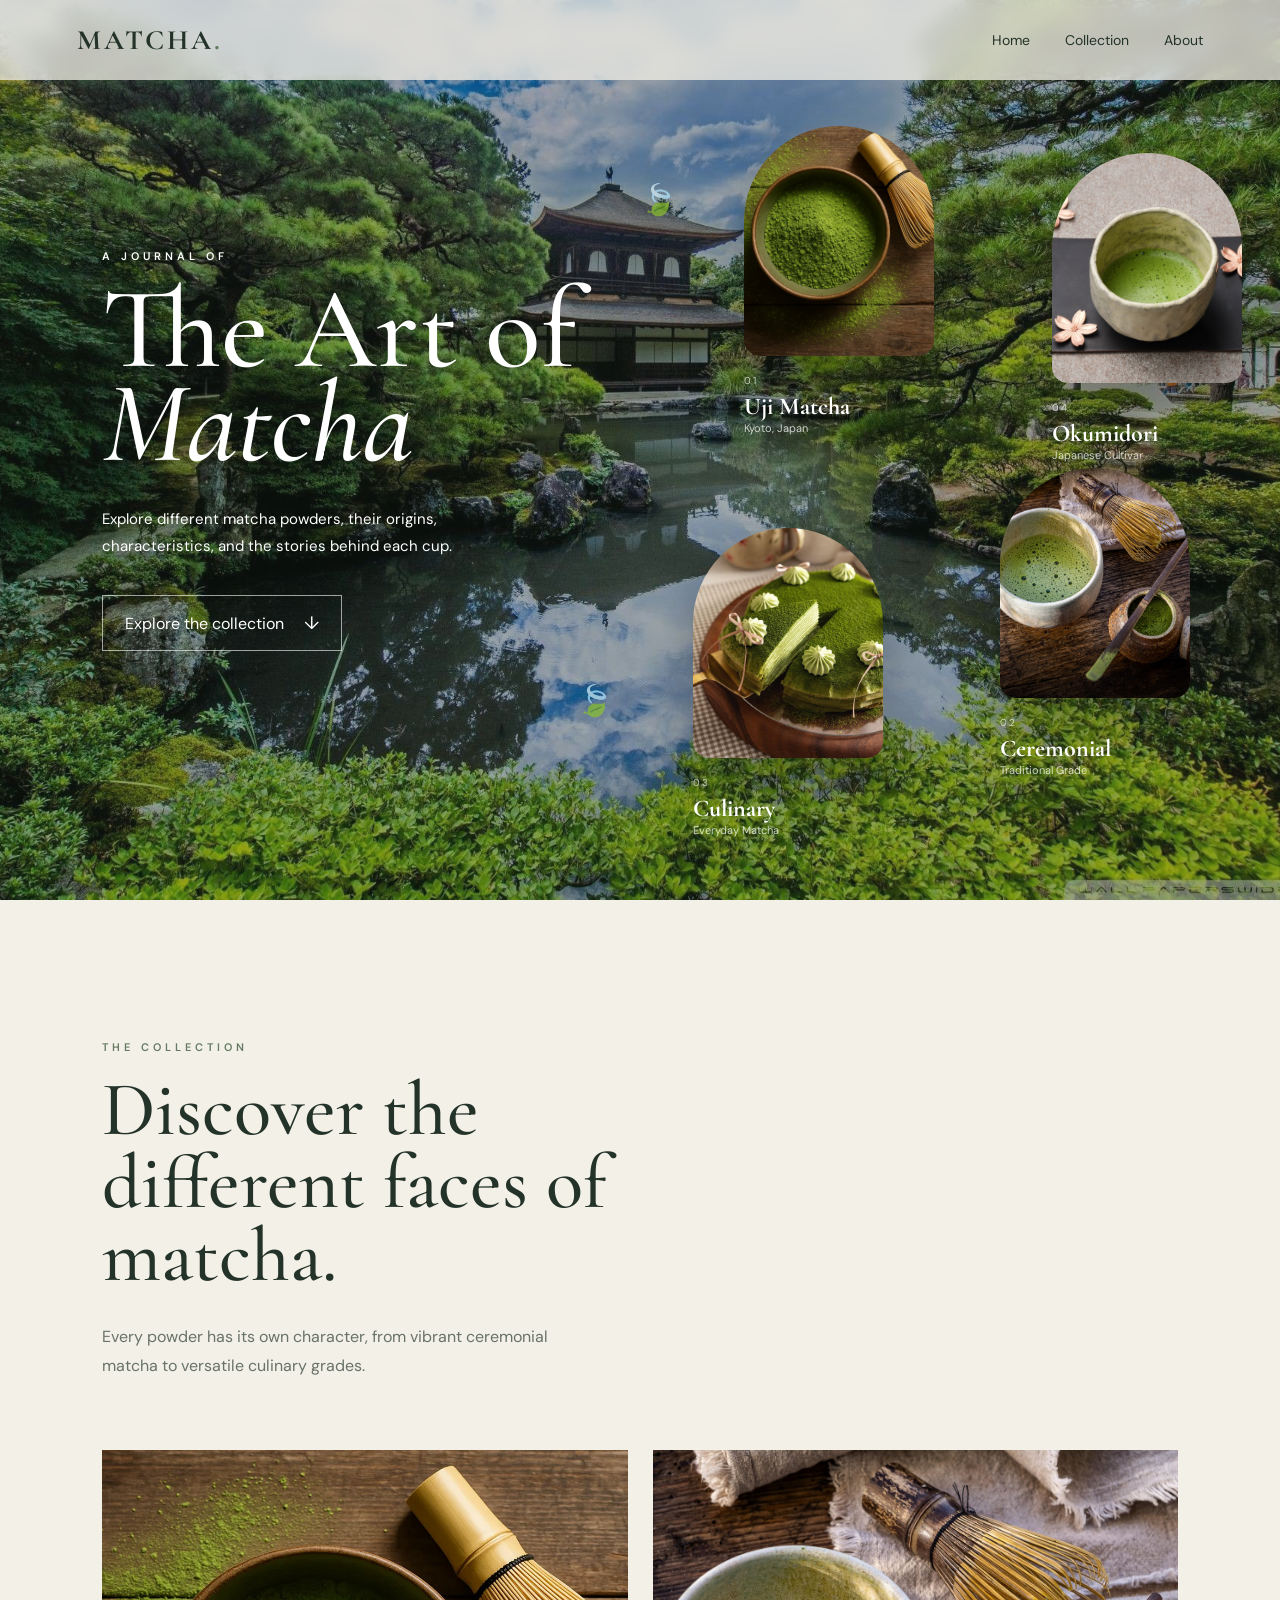
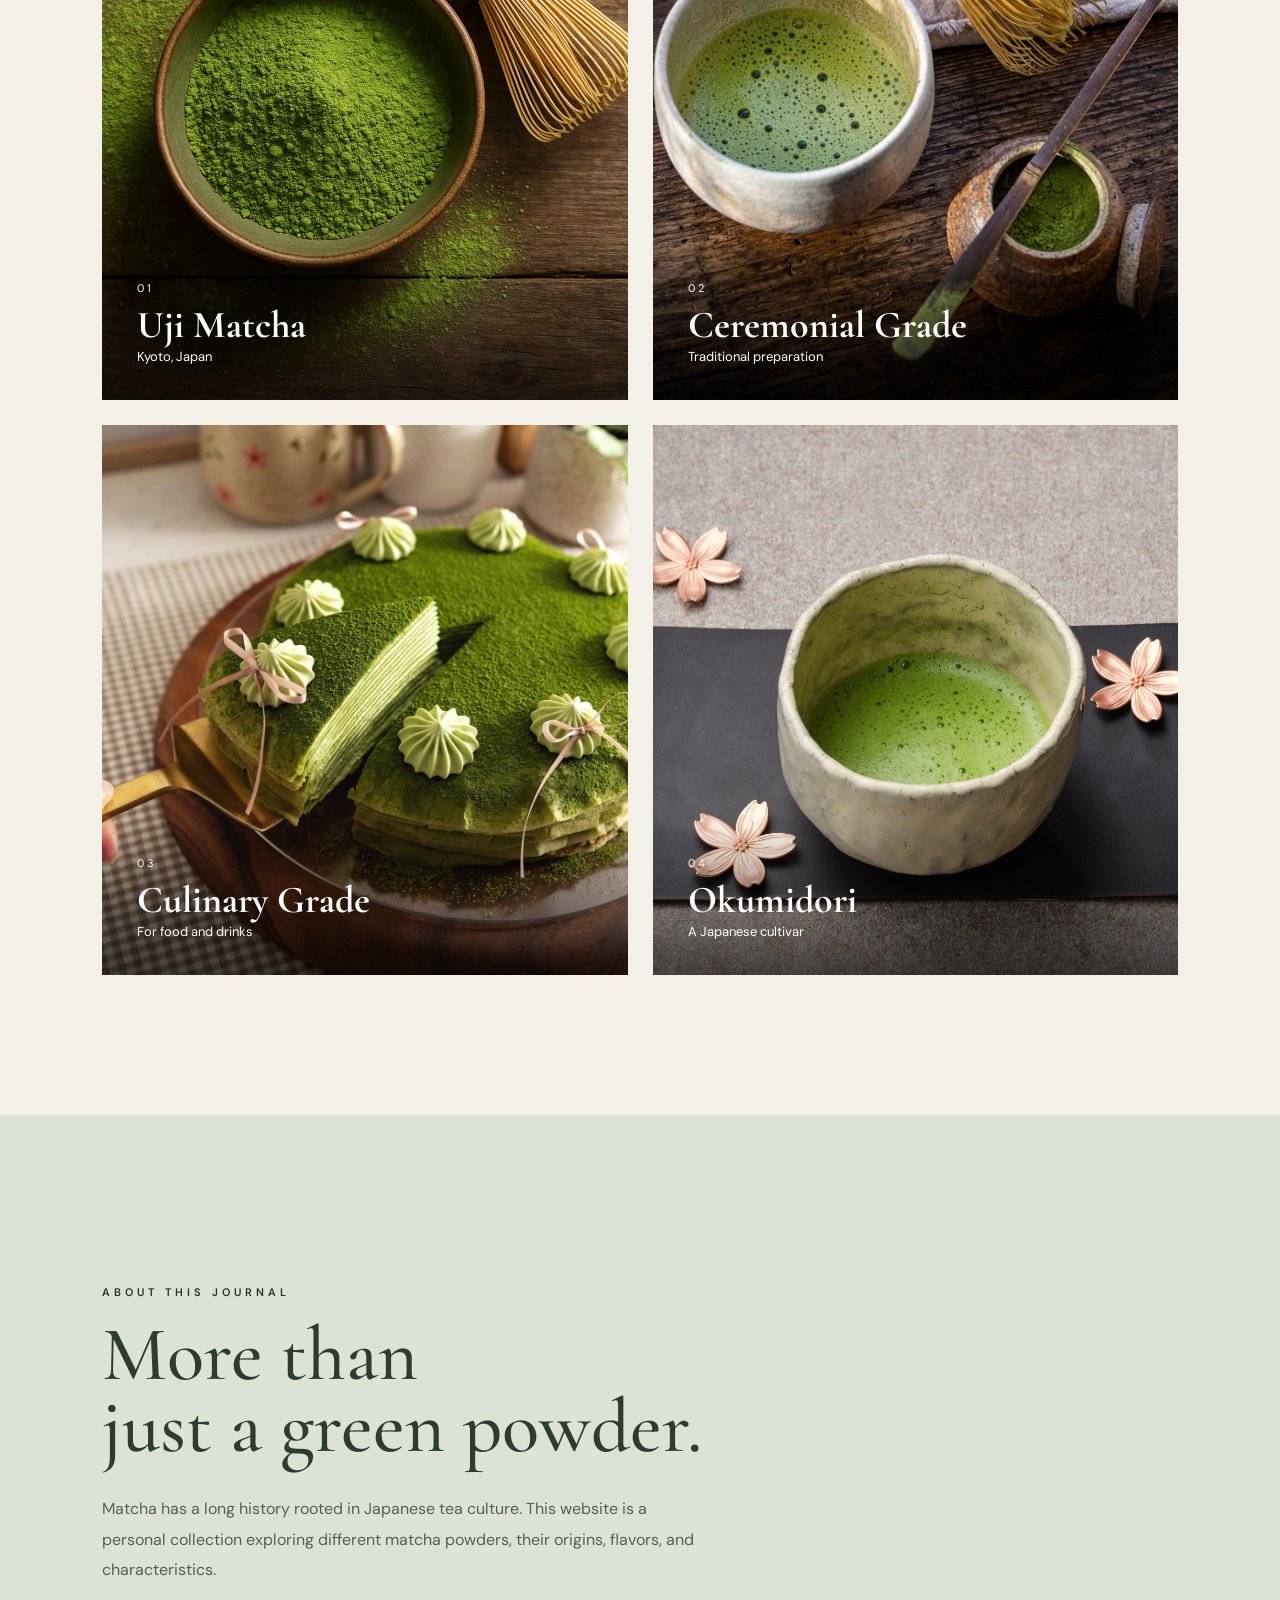
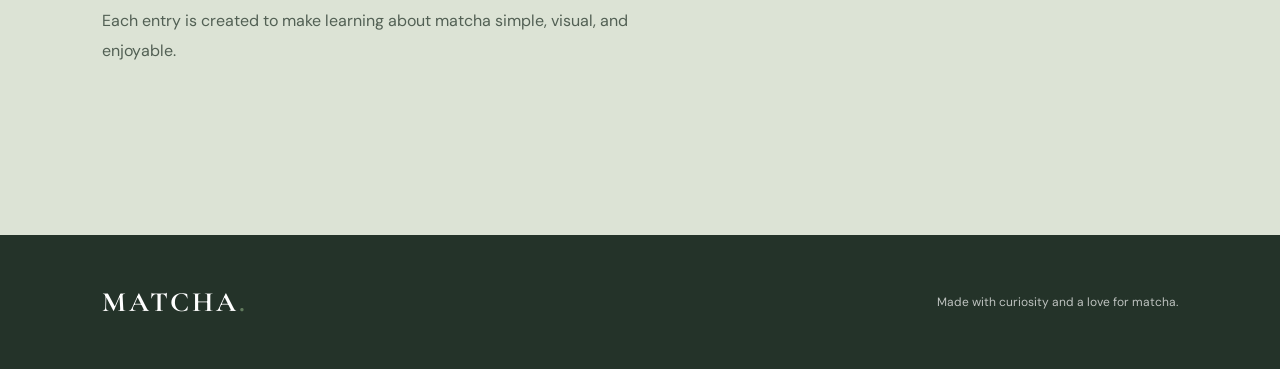
<file: index.html>
<!DOCTYPE html>
<html lang="en">
<head>
    <meta charset="UTF-8">
    <meta name="viewport" content="width=device-width, initial-scale=1.0">

    <title>Matcha Journal</title>

    <!-- Google Fonts -->
    <link rel="preconnect" href="https://fonts.googleapis.com">
    <link rel="preconnect" href="https://fonts.gstatic.com" crossorigin>
    <link href="https://fonts.googleapis.com/css2?family=Cormorant+Garamond:wght@400;500;600;700&family=DM+Sans:wght@400;500;600&display=swap" rel="stylesheet">

    <link rel="stylesheet" href="style.css">
</head>

<body>

    <!-- Navigation -->
    <nav class="navbar">

        <div class="logo">
            MATCHA<span>.</span>
        </div>

        <div class="nav-links">
            <a href="#home">Home</a>
            <a href="#collection">Collection</a>
            <a href="#about">About</a>
        </div>

    </nav>


    <!-- Hero Section -->
    <main id="home" class="hero">

        <div class="hero-content">

            <p class="small-title">A JOURNAL OF</p>

            <h1>
                The Art of<br>
                <span>Matcha</span>
            </h1>

            <p class="hero-description">
                Explore different matcha powders, their origins,
                characteristics, and the stories behind each cup.
            </p>

            <a href="#collection" class="explore-button">
                Explore the collection
                <span>↓</span>
            </a>

        </div>


        <!-- Decorative floating leaves -->
        <div class="floating-leaf leaf-one">🍃</div>
        <div class="floating-leaf leaf-two">🍃</div>
        <div class="floating-leaf leaf-three">🍃</div>


        <!-- Floating Matcha Cards -->
        <div class="matcha-floating floating-one">

            <a href="uji.html">

                <div class="matcha-image">
                    <img src="images/uji.jpg" alt="Uji Matcha">
                </div>

                <div class="matcha-label">
                    <span>01</span>
                    <h3>Uji Matcha</h3>
                    <p>Kyoto, Japan</p>
                </div>

            </a>

        </div>


        <div class="matcha-floating floating-two">

            <a href="ceremonial.html">

                <div class="matcha-image">
                    <img src="images/ceremonial.jpg" alt="Ceremonial Matcha">
                </div>

                <div class="matcha-label">
                    <span>02</span>
                    <h3>Ceremonial</h3>
                    <p>Traditional Grade</p>
                </div>

            </a>

        </div>


        <div class="matcha-floating floating-three">

            <a href="culinary.html">

                <div class="matcha-image">
                    <img src="images/culinary.jpg" alt="Culinary Matcha">
                </div>

                <div class="matcha-label">
                    <span>03</span>
                    <h3>Culinary</h3>
                    <p>Everyday Matcha</p>
                </div>

            </a>

        </div>


        <div class="matcha-floating floating-four">

            <a href="okumidori.html">

                <div class="matcha-image">
                    <img src="images/okumidori.jpg" alt="Okumidori Matcha">
                </div>

                <div class="matcha-label">
                    <span>04</span>
                    <h3>Okumidori</h3>
                    <p>Japanese Cultivar</p>
                </div>

            </a>

        </div>

    </main>


    <!-- Collection Section -->
    <section id="collection" class="collection">

        <div class="section-heading">

            <p class="small-title">THE COLLECTION</p>

            <h2>
                Discover the<br>
                different faces of matcha.
            </h2>

            <p>
                Every powder has its own character, from vibrant
                ceremonial matcha to versatile culinary grades.
            </p>

        </div>


        <div class="collection-grid">

            <a href="uji.html" class="collection-card">

                <img src="images/uji.jpg" alt="Uji Matcha">

                <div class="card-overlay">
                    <span>01</span>
                    <h3>Uji Matcha</h3>
                    <p>Kyoto, Japan</p>
                </div>

            </a>


            <a href="ceremonial.html" class="collection-card">

                <img src="images/ceremonial.jpg" alt="Ceremonial Matcha">

                <div class="card-overlay">
                    <span>02</span>
                    <h3>Ceremonial Grade</h3>
                    <p>Traditional preparation</p>
                </div>

            </a>


            <a href="culinary.html" class="collection-card">

                <img src="images/culinary.jpg" alt="Culinary Matcha">

                <div class="card-overlay">
                    <span>03</span>
                    <h3>Culinary Grade</h3>
                    <p>For food and drinks</p>
                </div>

            </a>


            <a href="okumidori.html" class="collection-card">

                <img src="images/okumidori.jpg" alt="Okumidori Matcha">

                <div class="card-overlay">
                    <span>04</span>
                    <h3>Okumidori</h3>
                    <p>A Japanese cultivar</p>
                </div>

            </a>

        </div>

    </section>


    <!-- About Section -->
    <section id="about" class="about">

        <div class="about-text">

            <p class="small-title">ABOUT THIS JOURNAL</p>

            <h2>
                More than<br>
                just a green powder.
            </h2>

            <p>
                Matcha has a long history rooted in Japanese tea culture.
                This website is a personal collection exploring different
                matcha powders, their origins, flavors, and characteristics.
            </p>

            <p>
                Each entry is created to make learning about matcha
                simple, visual, and enjoyable.
            </p>

        </div>

    </section>


    <!-- Footer -->
    <footer>

        <div class="logo">
            MATCHA<span>.</span>
        </div>

        <p>Made with curiosity and a love for matcha.</p>

    </footer>


    <script src="script.js"></script>

</body>
</html>
</file>
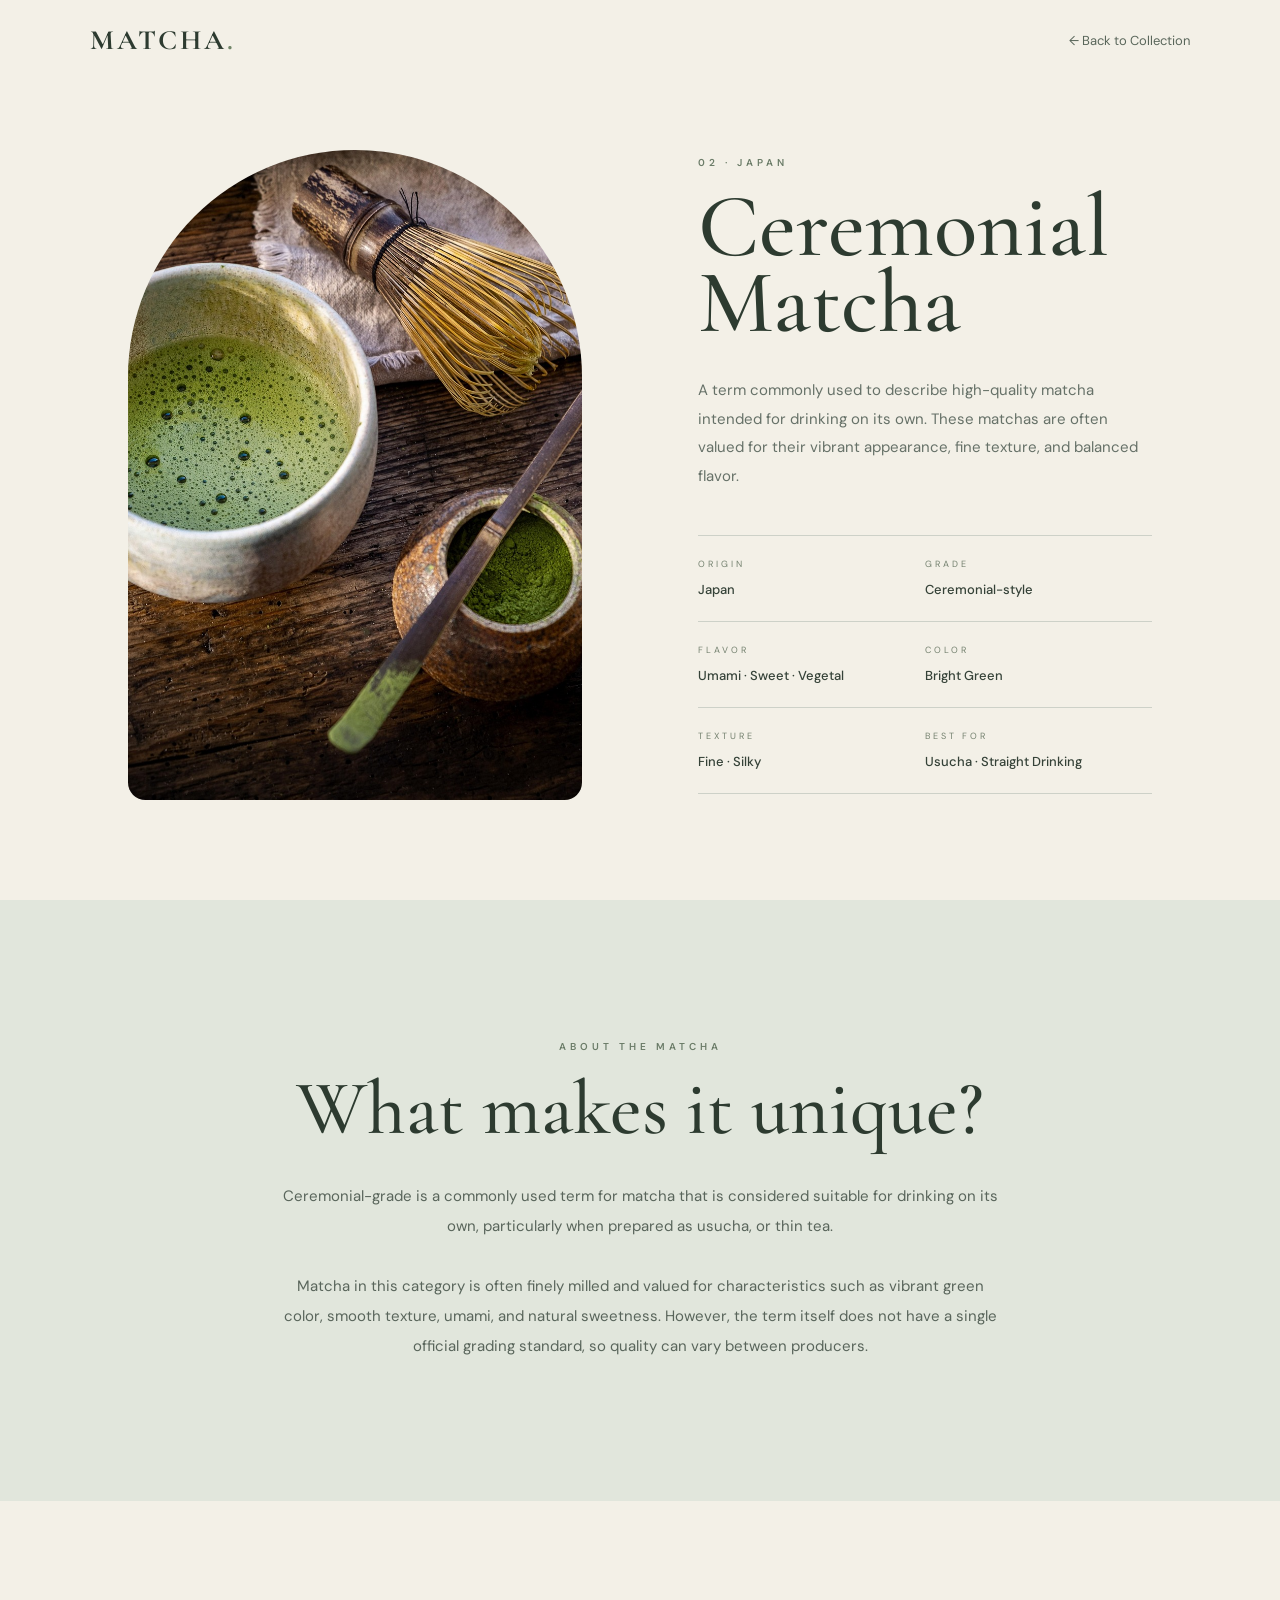
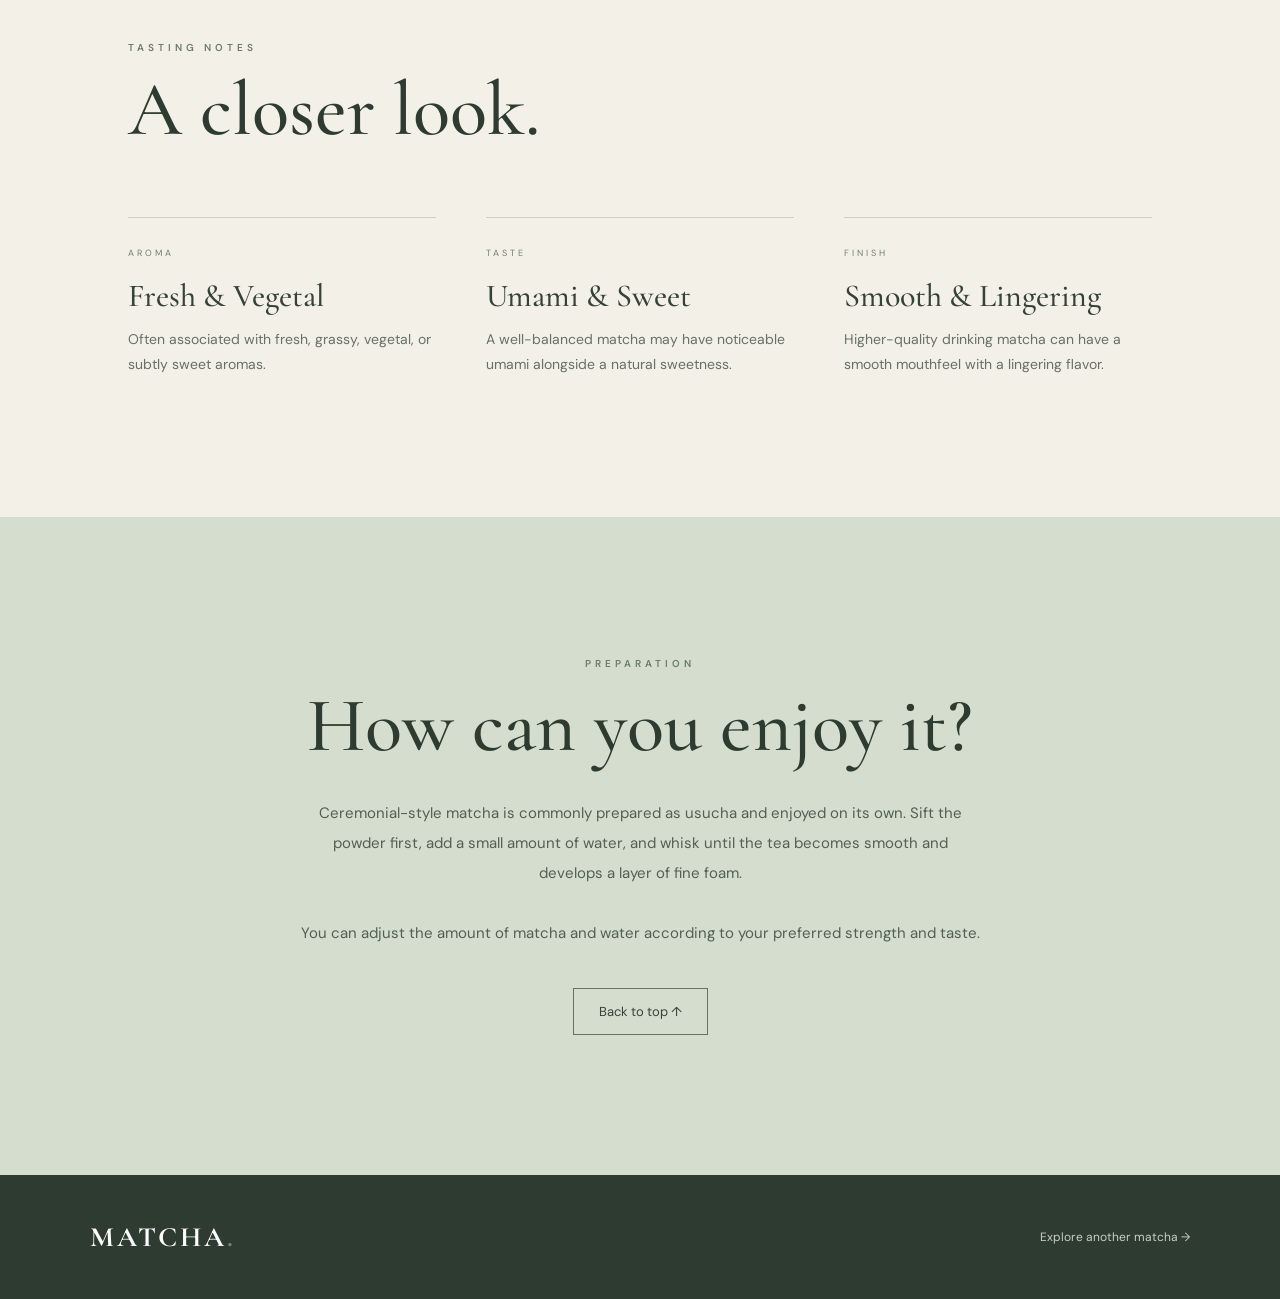
<file: ceremonial.html>
<!DOCTYPE html>
<html lang="en">

<head>

    <meta charset="UTF-8">

    <meta name="viewport" content="width=device-width, initial-scale=1.0">

    <title>Ceremonial Matcha | Matcha Journal</title>

    <!-- Fonts -->
    <link rel="preconnect" href="https://fonts.googleapis.com">
    <link rel="preconnect" href="https://fonts.gstatic.com" crossorigin>

    <link
        href="https://fonts.googleapis.com/css2?family=Cormorant+Garamond:wght@400;500;600;700&family=DM+Sans:wght@400;500;600&display=swap"
        rel="stylesheet"
    >

    <!-- Individual Matcha Page CSS -->
    <link rel="stylesheet" href="matcha-detail.css">

</head>


<body>


    <!-- =========================
         NAVIGATION
    ========================== -->

    <nav class="navbar">

        <a href="index.html" class="logo">
            MATCHA<span>.</span>
        </a>

        <a href="index.html#collection" class="back-link">
            ← Back to Collection
        </a>

    </nav>



    <!-- =========================
         MAIN MATCHA INFORMATION
    ========================== -->

    <main class="matcha-detail">


        <!-- MATCHA PHOTO -->

        <div class="detail-photo">

            <img
                src="images/ceremonial.jpg"
                alt="Ceremonial Grade Matcha"
            >

        </div>



        <!-- MATCHA INFORMATION -->

        <div class="detail-content">

            <p class="small-title">
                02 · JAPAN
            </p>


            <h1>
                Ceremonial Matcha
            </h1>


            <p class="intro">

                A term commonly used to describe high-quality
                matcha intended for drinking on its own.
                These matchas are often valued for their
                vibrant appearance, fine texture, and balanced
                flavor.

            </p>



            <!-- QUICK DETAILS -->

            <div class="details">


                <div class="detail-item">

                    <span>ORIGIN</span>

                    <strong>
                        Japan
                    </strong>

                </div>


                <div class="detail-item">

                    <span>GRADE</span>

                    <strong>
                        Ceremonial-style
                    </strong>

                </div>


                <div class="detail-item">

                    <span>FLAVOR</span>

                    <strong>
                        Umami · Sweet · Vegetal
                    </strong>

                </div>


                <div class="detail-item">

                    <span>COLOR</span>

                    <strong>
                        Bright Green
                    </strong>

                </div>


                <div class="detail-item">

                    <span>TEXTURE</span>

                    <strong>
                        Fine · Silky
                    </strong>

                </div>


                <div class="detail-item">

                    <span>BEST FOR</span>

                    <strong>
                        Usucha · Straight Drinking
                    </strong>

                </div>


            </div>

        </div>

    </main>



    <!-- =========================
         ABOUT THE MATCHA
    ========================== -->

    <section class="matcha-story">

        <p class="small-title">
            ABOUT THE MATCHA
        </p>


        <h2>
            What makes it unique?
        </h2>


        <p>

            Ceremonial-grade is a commonly used term for
            matcha that is considered suitable for drinking
            on its own, particularly when prepared as
            usucha, or thin tea.

            <br><br>

            Matcha in this category is often finely milled
            and valued for characteristics such as vibrant
            green color, smooth texture, umami, and
            natural sweetness. However, the term itself
            does not have a single official grading standard,
            so quality can vary between producers.

        </p>

    </section>



    <!-- =========================
         TASTING NOTES
    ========================== -->

    <section class="tasting">


        <div class="section-heading">

            <p class="small-title">
                TASTING NOTES
            </p>

            <h2>
                A closer look.
            </h2>

        </div>



        <div class="tasting-notes">


            <!-- AROMA -->

            <div class="tasting-item">

                <span>AROMA</span>

                <h3>
                    Fresh & Vegetal
                </h3>

                <p>

                    Often associated with fresh,
                    grassy, vegetal, or subtly sweet
                    aromas.

                </p>

            </div>



            <!-- TASTE -->

            <div class="tasting-item">

                <span>TASTE</span>

                <h3>
                    Umami & Sweet
                </h3>

                <p>

                    A well-balanced matcha may have
                    noticeable umami alongside a
                    natural sweetness.

                </p>

            </div>



            <!-- FINISH -->

            <div class="tasting-item">

                <span>FINISH</span>

                <h3>
                    Smooth & Lingering
                </h3>

                <p>

                    Higher-quality drinking matcha
                    can have a smooth mouthfeel with
                    a lingering flavor.

                </p>

            </div>


        </div>

    </section>



    <!-- =========================
         PREPARATION
    ========================== -->

    <section class="preparation">

        <p class="small-title">
            PREPARATION
        </p>


        <h2>
            How can you enjoy it?
        </h2>


        <p>

            Ceremonial-style matcha is commonly prepared
            as usucha and enjoyed on its own. Sift the
            powder first, add a small amount of water,
            and whisk until the tea becomes smooth and
            develops a layer of fine foam.

            <br><br>

            You can adjust the amount of matcha and water
            according to your preferred strength and taste.

        </p>


        <div class="preparation-button">

            <a href="#top">
                Back to top ↑
            </a>

        </div>

    </section>



    <!-- =========================
         FOOTER
    ========================== -->

    <footer>

        <a href="index.html" class="logo">
            MATCHA<span>.</span>
        </a>

        <a href="index.html#collection">
            Explore another matcha →
        </a>

    </footer>



    <!-- JavaScript -->

    <script src="matcha-detail.js"></script>


</body>

</html>
</file>
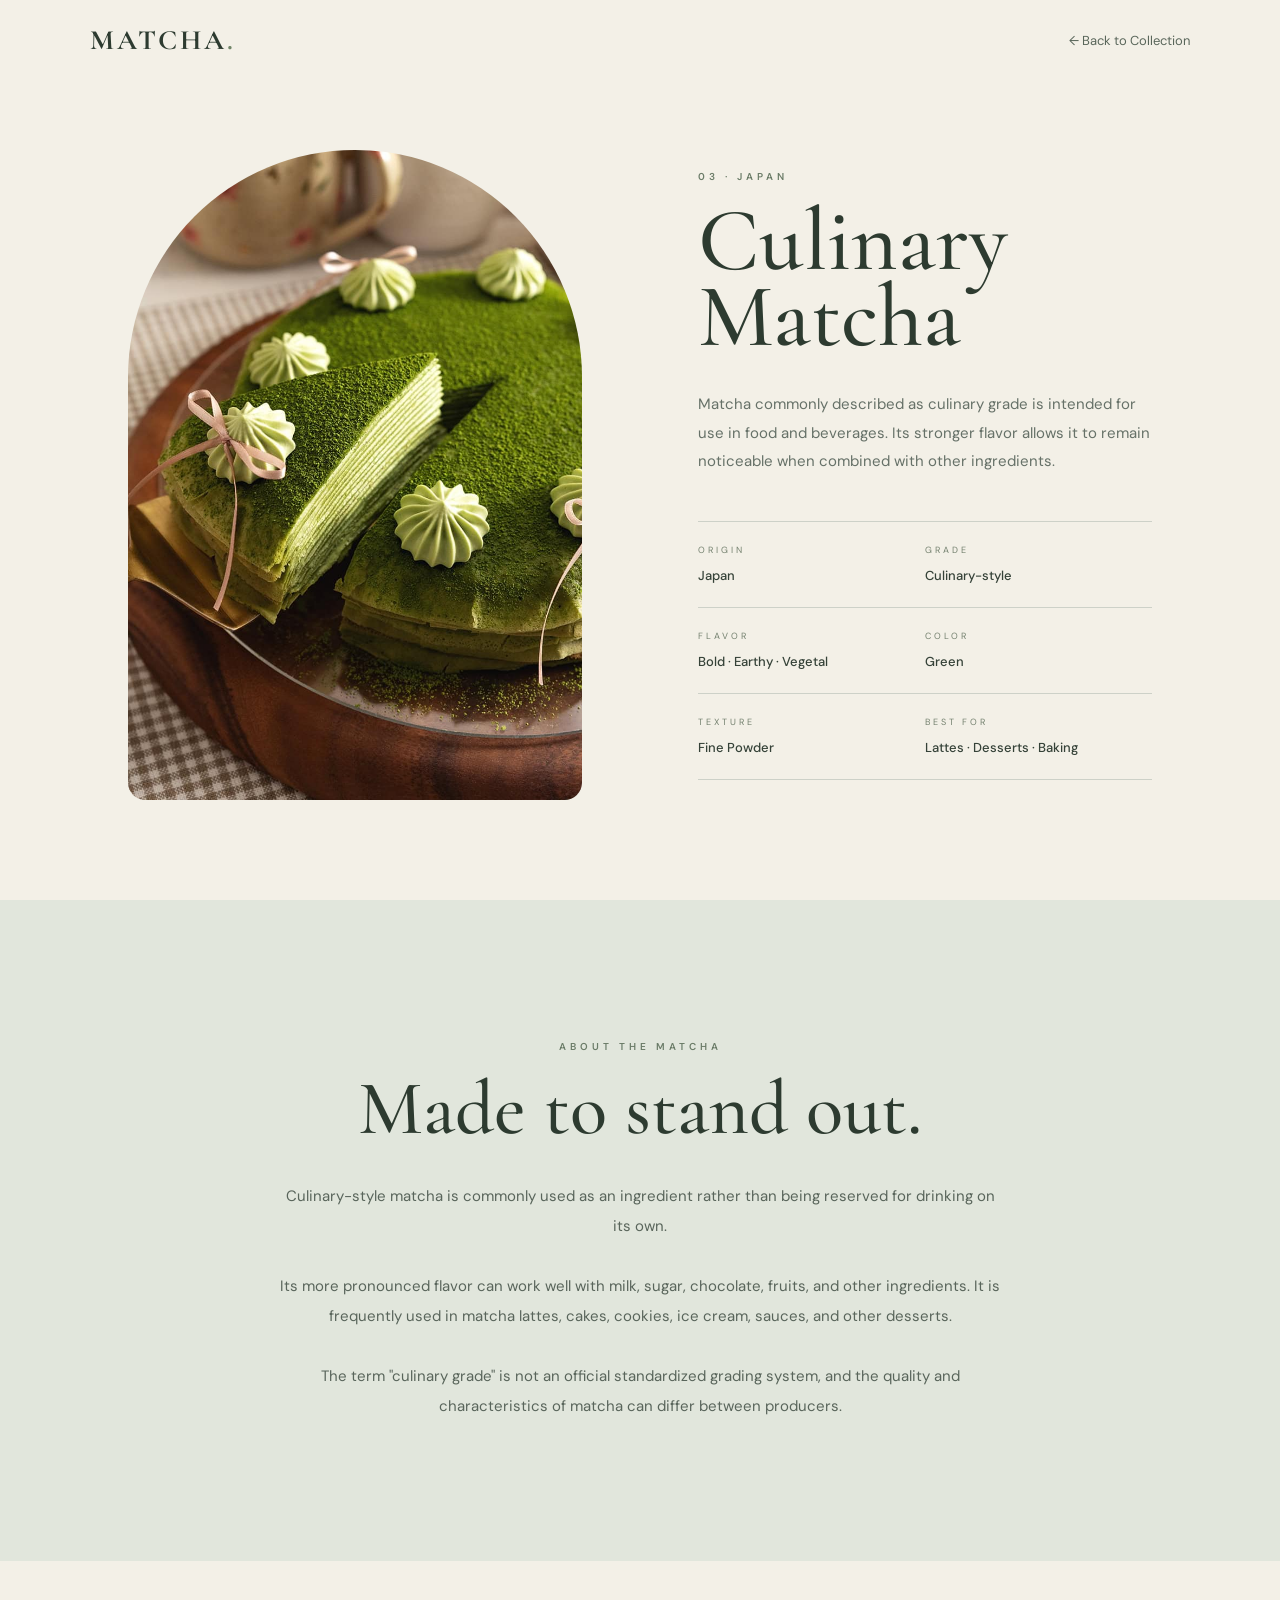
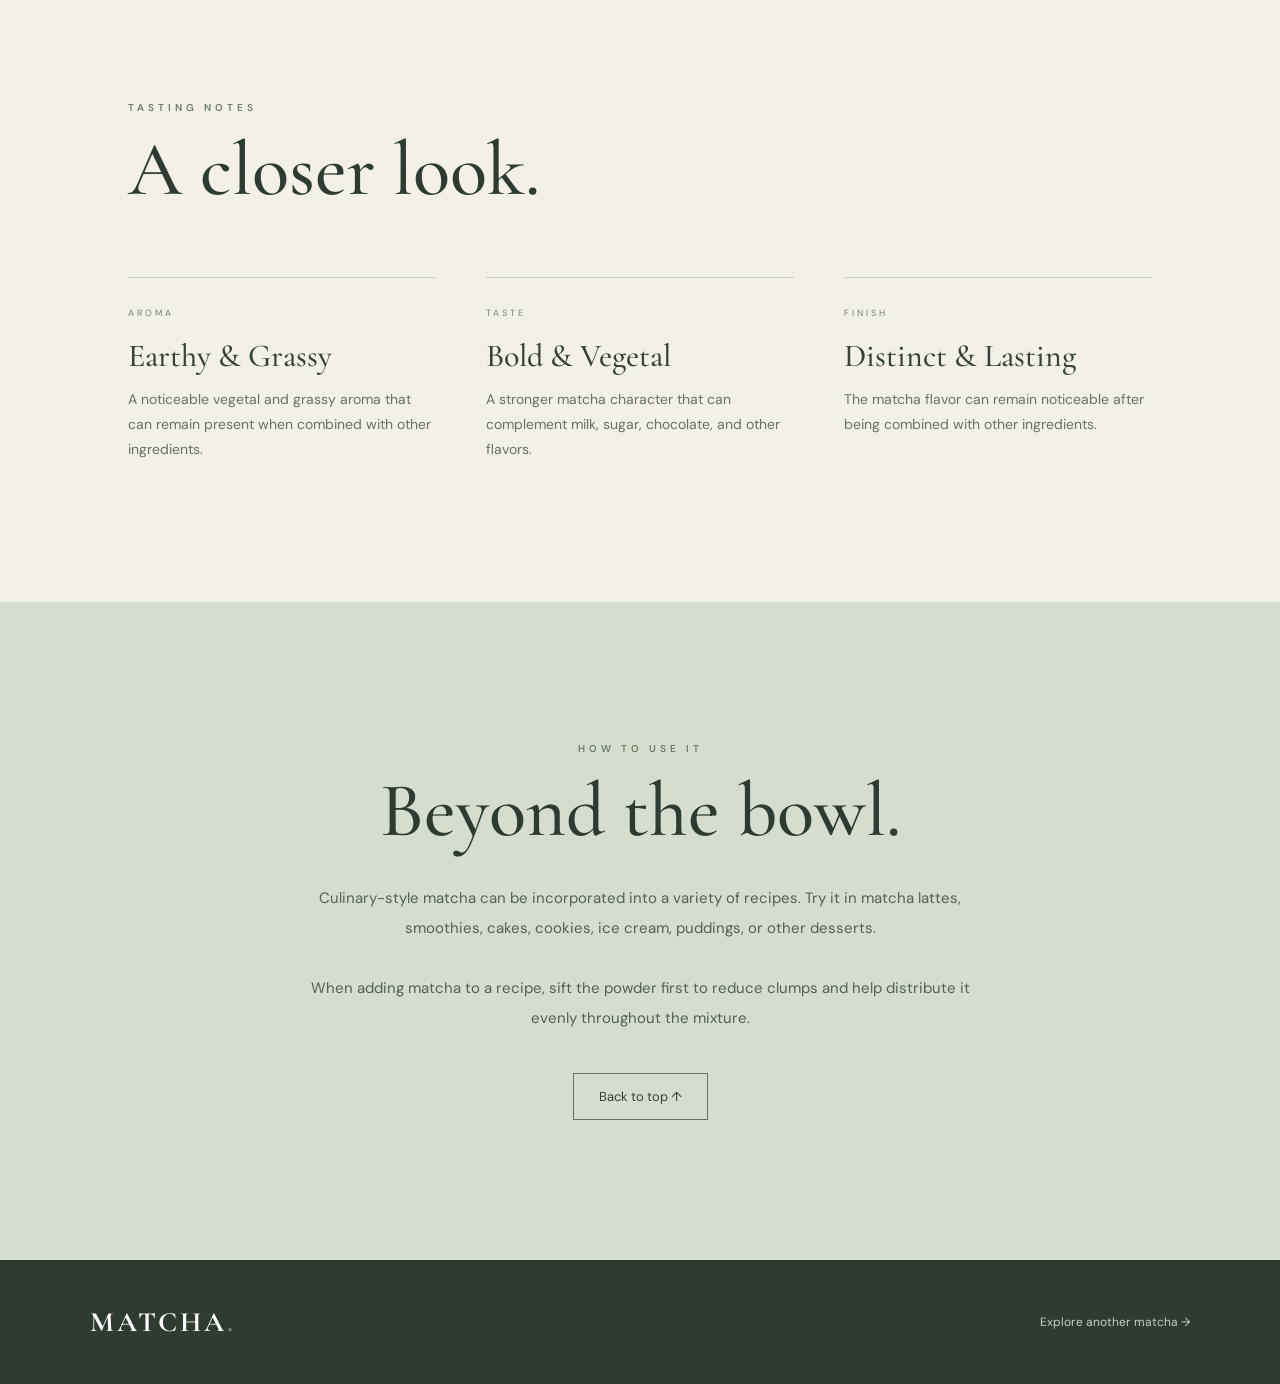
<file: culinary.html>
<!DOCTYPE html>
<html lang="en">

<head>

    <meta charset="UTF-8">

    <meta name="viewport" content="width=device-width, initial-scale=1.0">

    <title>Culinary Matcha | Matcha Journal</title>

    <!-- Fonts -->
    <link rel="preconnect" href="https://fonts.googleapis.com">
    <link rel="preconnect" href="https://fonts.gstatic.com" crossorigin>

    <link
        href="https://fonts.googleapis.com/css2?family=Cormorant+Garamond:wght@400;500;600;700&family=DM+Sans:wght@400;500;600&display=swap"
        rel="stylesheet"
    >

    <!-- Individual Matcha Page CSS -->
    <link rel="stylesheet" href="matcha-detail.css">

</head>


<body>


    <!-- =========================
         NAVIGATION
    ========================== -->

    <nav class="navbar">

        <a href="index.html" class="logo">
            MATCHA<span>.</span>
        </a>

        <a href="index.html#collection" class="back-link">
            ← Back to Collection
        </a>

    </nav>



    <!-- =========================
         MAIN MATCHA INFORMATION
    ========================== -->

    <main class="matcha-detail">


        <!-- MATCHA PHOTO -->

        <div class="detail-photo">

            <img
                src="images/culinary.jpg"
                alt="Culinary Matcha"
            >

        </div>



        <!-- MATCHA INFORMATION -->

        <div class="detail-content">

            <p class="small-title">
                03 · JAPAN
            </p>


            <h1>
                Culinary Matcha
            </h1>


            <p class="intro">

                Matcha commonly described as culinary grade
                is intended for use in food and beverages.
                Its stronger flavor allows it to remain
                noticeable when combined with other
                ingredients.

            </p>



            <!-- QUICK DETAILS -->

            <div class="details">


                <div class="detail-item">

                    <span>ORIGIN</span>

                    <strong>
                        Japan
                    </strong>

                </div>


                <div class="detail-item">

                    <span>GRADE</span>

                    <strong>
                        Culinary-style
                    </strong>

                </div>


                <div class="detail-item">

                    <span>FLAVOR</span>

                    <strong>
                        Bold · Earthy · Vegetal
                    </strong>

                </div>


                <div class="detail-item">

                    <span>COLOR</span>

                    <strong>
                        Green
                    </strong>

                </div>


                <div class="detail-item">

                    <span>TEXTURE</span>

                    <strong>
                        Fine Powder
                    </strong>

                </div>


                <div class="detail-item">

                    <span>BEST FOR</span>

                    <strong>
                        Lattes · Desserts · Baking
                    </strong>

                </div>


            </div>

        </div>

    </main>



    <!-- =========================
         ABOUT THE MATCHA
    ========================== -->

    <section class="matcha-story">

        <p class="small-title">
            ABOUT THE MATCHA
        </p>


        <h2>
            Made to stand out.
        </h2>


        <p>

            Culinary-style matcha is commonly used as an
            ingredient rather than being reserved for
            drinking on its own.

            <br><br>

            Its more pronounced flavor can work well with
            milk, sugar, chocolate, fruits, and other
            ingredients. It is frequently used in matcha
            lattes, cakes, cookies, ice cream, sauces,
            and other desserts.

            <br><br>

            The term "culinary grade" is not an official
            standardized grading system, and the quality
            and characteristics of matcha can differ
            between producers.

        </p>

    </section>



    <!-- =========================
         TASTING NOTES
    ========================== -->

    <section class="tasting">


        <div class="section-heading">

            <p class="small-title">
                TASTING NOTES
            </p>

            <h2>
                A closer look.
            </h2>

        </div>



        <div class="tasting-notes">


            <!-- AROMA -->

            <div class="tasting-item">

                <span>AROMA</span>

                <h3>
                    Earthy & Grassy
                </h3>

                <p>

                    A noticeable vegetal and grassy aroma
                    that can remain present when combined
                    with other ingredients.

                </p>

            </div>



            <!-- TASTE -->

            <div class="tasting-item">

                <span>TASTE</span>

                <h3>
                    Bold & Vegetal
                </h3>

                <p>

                    A stronger matcha character that can
                    complement milk, sugar, chocolate,
                    and other flavors.

                </p>

            </div>



            <!-- FINISH -->

            <div class="tasting-item">

                <span>FINISH</span>

                <h3>
                    Distinct & Lasting
                </h3>

                <p>

                    The matcha flavor can remain noticeable
                    after being combined with other
                    ingredients.

                </p>

            </div>


        </div>

    </section>



    <!-- =========================
         PREPARATION
    ========================== -->

    <section class="preparation">

        <p class="small-title">
            HOW TO USE IT
        </p>


        <h2>
            Beyond the bowl.
        </h2>


        <p>

            Culinary-style matcha can be incorporated into
            a variety of recipes. Try it in matcha lattes,
            smoothies, cakes, cookies, ice cream, puddings,
            or other desserts.

            <br><br>

            When adding matcha to a recipe, sift the powder
            first to reduce clumps and help distribute it
            evenly throughout the mixture.

        </p>


        <div class="preparation-button">

            <a href="#top">
                Back to top ↑
            </a>

        </div>

    </section>



    <!-- =========================
         FOOTER
    ========================== -->

    <footer>

        <a href="index.html" class="logo">
            MATCHA<span>.</span>
        </a>

        <a href="index.html#collection">
            Explore another matcha →
        </a>

    </footer>



    <!-- JavaScript -->

    <script src="matcha-detail.js"></script>


</body>

</html>
</file>
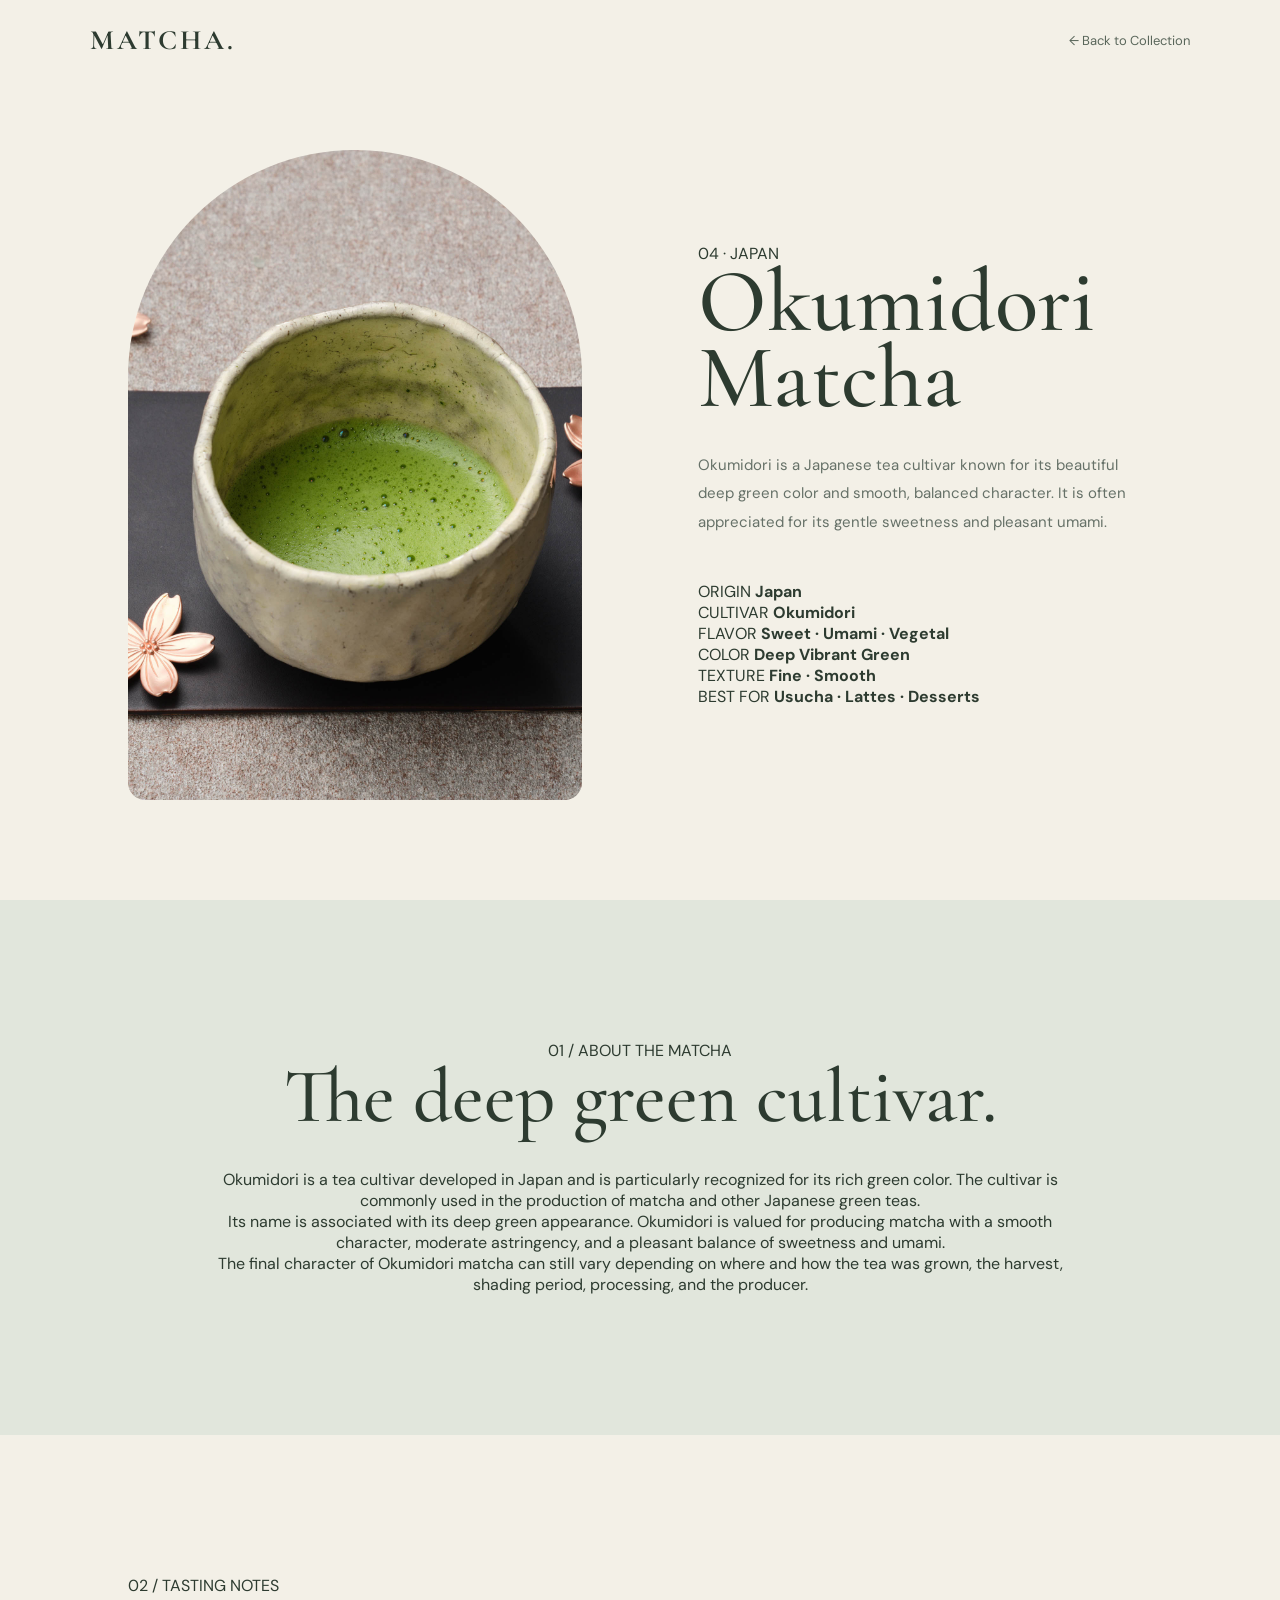
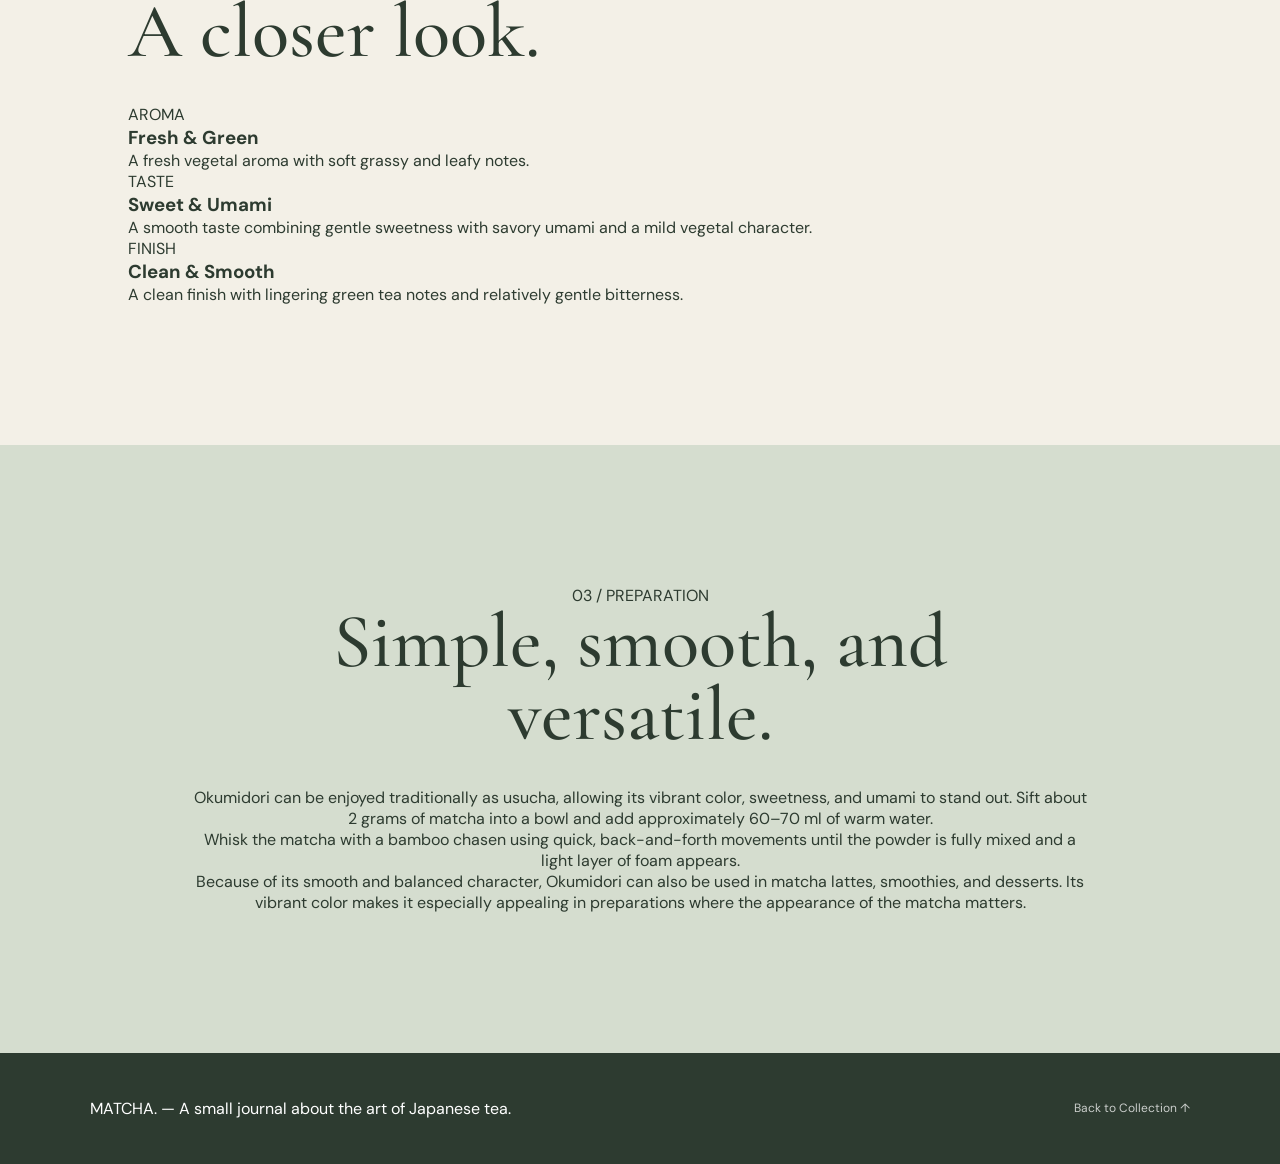
<file: okumidori.html>
<!DOCTYPE html>
<html lang="en">
<head>
    <meta charset="UTF-8">
    <meta name="viewport" content="width=device-width, initial-scale=1.0">

    <title>Okumidori Matcha | Matcha Journal</title>

    <link rel="preconnect" href="https://fonts.googleapis.com">
    <link rel="preconnect" href="https://fonts.gstatic.com" crossorigin>

    <link href="https://fonts.googleapis.com/css2?family=Cormorant+Garamond:wght@400;500;600;700&family=DM+Sans:wght@400;500;600&display=swap" rel="stylesheet">

    <link rel="stylesheet" href="matcha-detail.css">
</head>

<body>

    <!-- NAVIGATION -->
    <nav class="navbar">

        <a href="index.html" class="logo">
            MATCHA.
        </a>

        <a href="index.html#collection" class="back-link">
            ← Back to Collection
        </a>

    </nav>


    <!-- MAIN MATCHA INFORMATION -->
    <main class="matcha-detail">

        <!-- PHOTO -->
        <div class="detail-photo">
            <img src="images/okumidori.jpg" alt="Okumidori Matcha">
        </div>


        <!-- INFORMATION -->
        <div class="detail-content">

            <p class="eyebrow">
                04 · JAPAN
            </p>

            <h1>
                Okumidori Matcha
            </h1>

            <p class="intro">
                Okumidori is a Japanese tea cultivar known for its
                beautiful deep green color and smooth, balanced character.
                It is often appreciated for its gentle sweetness and
                pleasant umami.
            </p>


            <!-- QUICK DETAILS -->
            <div class="detail-grid">

                <div>
                    <span>ORIGIN</span>
                    <strong>Japan</strong>
                </div>

                <div>
                    <span>CULTIVAR</span>
                    <strong>Okumidori</strong>
                </div>

                <div>
                    <span>FLAVOR</span>
                    <strong>Sweet · Umami · Vegetal</strong>
                </div>

                <div>
                    <span>COLOR</span>
                    <strong>Deep Vibrant Green</strong>
                </div>

                <div>
                    <span>TEXTURE</span>
                    <strong>Fine · Smooth</strong>
                </div>

                <div>
                    <span>BEST FOR</span>
                    <strong>Usucha · Lattes · Desserts</strong>
                </div>

            </div>

        </div>

    </main>


    <!-- ABOUT -->
    <section class="matcha-story">

        <div class="section-label">
            01 / ABOUT THE MATCHA
        </div>

        <div class="section-content">

            <h2>
                The deep green cultivar.
            </h2>

            <p>
                Okumidori is a tea cultivar developed in Japan and is
                particularly recognized for its rich green color. The
                cultivar is commonly used in the production of matcha and
                other Japanese green teas.
            </p>

            <p>
                Its name is associated with its deep green appearance.
                Okumidori is valued for producing matcha with a smooth
                character, moderate astringency, and a pleasant balance of
                sweetness and umami.
            </p>

            <p>
                The final character of Okumidori matcha can still vary
                depending on where and how the tea was grown, the harvest,
                shading period, processing, and the producer.
            </p>

        </div>

    </section>


    <!-- TASTING NOTES -->
    <section class="tasting">

        <div class="section-label">
            02 / TASTING NOTES
        </div>

        <div class="section-content">

            <h2>
                A closer look.
            </h2>

            <div class="tasting-grid">

                <div>
                    <span>AROMA</span>

                    <h3>
                        Fresh & Green
                    </h3>

                    <p>
                        A fresh vegetal aroma with soft grassy and leafy
                        notes.
                    </p>
                </div>


                <div>
                    <span>TASTE</span>

                    <h3>
                        Sweet & Umami
                    </h3>

                    <p>
                        A smooth taste combining gentle sweetness with
                        savory umami and a mild vegetal character.
                    </p>
                </div>


                <div>
                    <span>FINISH</span>

                    <h3>
                        Clean & Smooth
                    </h3>

                    <p>
                        A clean finish with lingering green tea notes and
                        relatively gentle bitterness.
                    </p>
                </div>

            </div>

        </div>

    </section>


    <!-- PREPARATION -->
    <section class="preparation">

        <div class="section-label">
            03 / PREPARATION
        </div>

        <div class="section-content">

            <h2>
                Simple, smooth, and versatile.
            </h2>

            <p>
                Okumidori can be enjoyed traditionally as usucha, allowing
                its vibrant color, sweetness, and umami to stand out. Sift
                about 2 grams of matcha into a bowl and add approximately
                60–70 ml of warm water.
            </p>

            <p>
                Whisk the matcha with a bamboo chasen using quick,
                back-and-forth movements until the powder is fully mixed
                and a light layer of foam appears.
            </p>

            <p>
                Because of its smooth and balanced character, Okumidori
                can also be used in matcha lattes, smoothies, and desserts.
                Its vibrant color makes it especially appealing in
                preparations where the appearance of the matcha matters.
            </p>

        </div>

    </section>


    <!-- FOOTER -->
    <footer>

        <p>
            MATCHA. — A small journal about the art of Japanese tea.
        </p>

        <a href="index.html#collection">
            Back to Collection ↑
        </a>

    </footer>


    <script src="matcha-detail.js"></script>

</body>
</html>
</file>
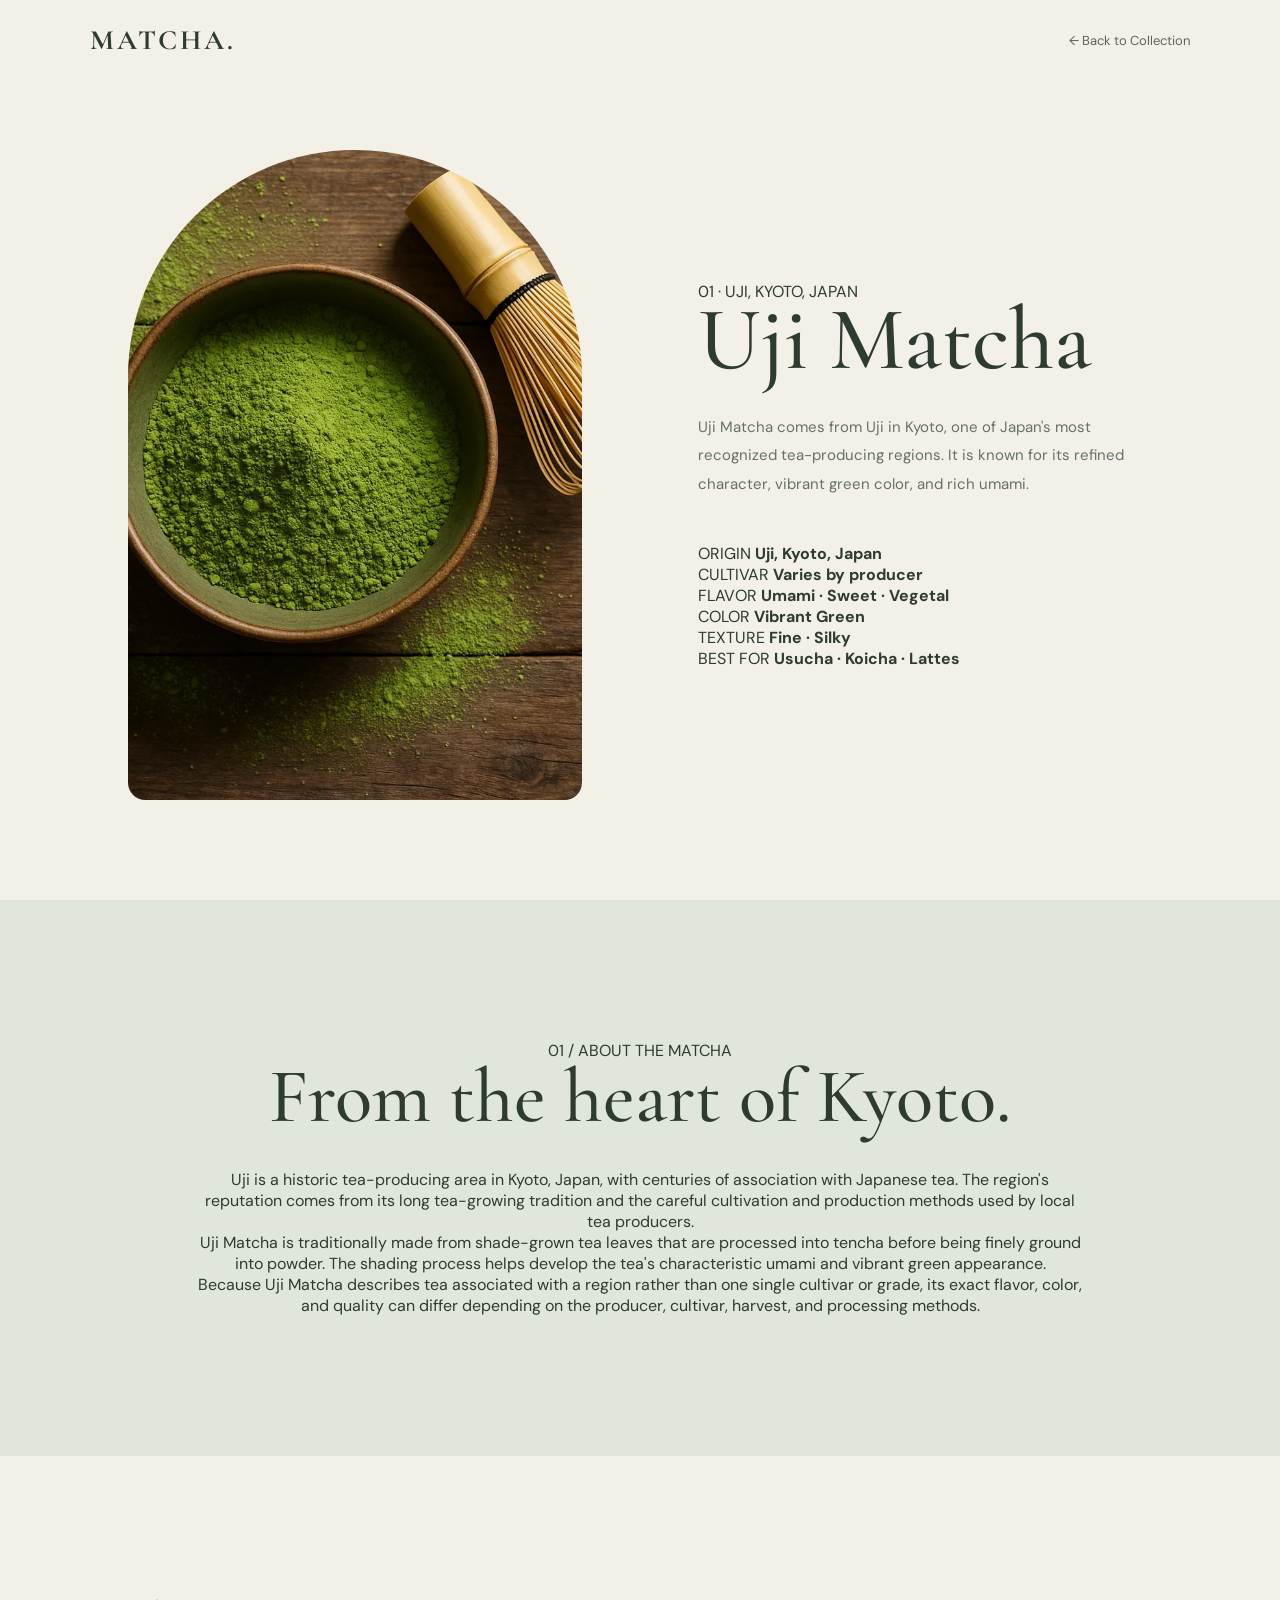
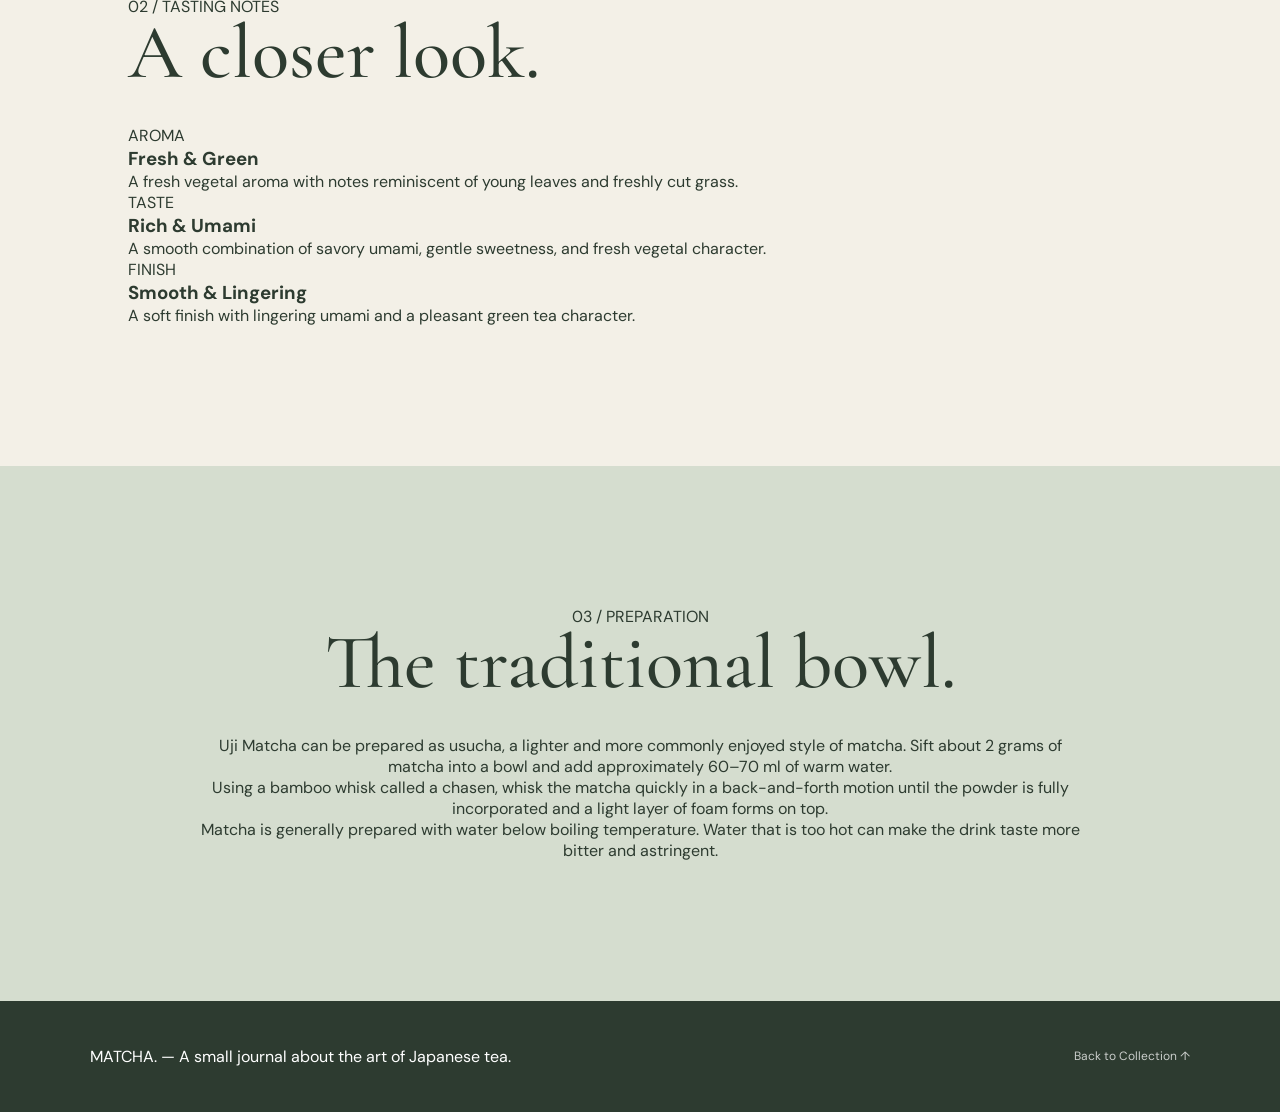
<file: uji.html>
<!DOCTYPE html>
<html lang="en">
<head>
    <meta charset="UTF-8">
    <meta name="viewport" content="width=device-width, initial-scale=1.0">

    <title>Uji Matcha | Matcha Journal</title>

    <link rel="preconnect" href="https://fonts.googleapis.com">
    <link rel="preconnect" href="https://fonts.gstatic.com" crossorigin>

    <link href="https://fonts.googleapis.com/css2?family=Cormorant+Garamond:wght@400;500;600;700&family=DM+Sans:wght@400;500;600&display=swap" rel="stylesheet">

    <link rel="stylesheet" href="matcha-detail.css">
</head>

<body>

    <!-- NAVIGATION -->
    <nav class="navbar">

        <a href="index.html" class="logo">
            MATCHA.
        </a>

        <a href="index.html#collection" class="back-link">
            ← Back to Collection
        </a>

    </nav>


    <!-- MAIN MATCHA INFORMATION -->
    <main class="matcha-detail">

        <!-- PHOTO -->
        <div class="detail-photo">
            <img src="images/uji.jpg" alt="Uji Matcha">
        </div>


        <!-- INFORMATION -->
        <div class="detail-content">

            <p class="eyebrow">
                01 · UJI, KYOTO, JAPAN
            </p>

            <h1>
                Uji Matcha
            </h1>

            <p class="intro">
                Uji Matcha comes from Uji in Kyoto, one of Japan's most
                recognized tea-producing regions. It is known for its
                refined character, vibrant green color, and rich umami.
            </p>


            <!-- QUICK DETAILS -->
            <div class="detail-grid">

                <div>
                    <span>ORIGIN</span>
                    <strong>Uji, Kyoto, Japan</strong>
                </div>

                <div>
                    <span>CULTIVAR</span>
                    <strong>Varies by producer</strong>
                </div>

                <div>
                    <span>FLAVOR</span>
                    <strong>Umami · Sweet · Vegetal</strong>
                </div>

                <div>
                    <span>COLOR</span>
                    <strong>Vibrant Green</strong>
                </div>

                <div>
                    <span>TEXTURE</span>
                    <strong>Fine · Silky</strong>
                </div>

                <div>
                    <span>BEST FOR</span>
                    <strong>Usucha · Koicha · Lattes</strong>
                </div>

            </div>

        </div>

    </main>


    <!-- ABOUT -->
    <section class="matcha-story">

        <div class="section-label">
            01 / ABOUT THE MATCHA
        </div>

        <div class="section-content">

            <h2>
                From the heart of Kyoto.
            </h2>

            <p>
                Uji is a historic tea-producing area in Kyoto, Japan, with
                centuries of association with Japanese tea. The region's
                reputation comes from its long tea-growing tradition and the
                careful cultivation and production methods used by local tea
                producers.
            </p>

            <p>
                Uji Matcha is traditionally made from shade-grown tea leaves
                that are processed into tencha before being finely ground
                into powder. The shading process helps develop the tea's
                characteristic umami and vibrant green appearance.
            </p>

            <p>
                Because Uji Matcha describes tea associated with a region
                rather than one single cultivar or grade, its exact flavor,
                color, and quality can differ depending on the producer,
                cultivar, harvest, and processing methods.
            </p>

        </div>

    </section>


    <!-- TASTING NOTES -->
    <section class="tasting">

        <div class="section-label">
            02 / TASTING NOTES
        </div>

        <div class="section-content">

            <h2>
                A closer look.
            </h2>

            <div class="tasting-grid">

                <div>
                    <span>AROMA</span>

                    <h3>
                        Fresh & Green
                    </h3>

                    <p>
                        A fresh vegetal aroma with notes reminiscent of
                        young leaves and freshly cut grass.
                    </p>
                </div>


                <div>
                    <span>TASTE</span>

                    <h3>
                        Rich & Umami
                    </h3>

                    <p>
                        A smooth combination of savory umami, gentle
                        sweetness, and fresh vegetal character.
                    </p>
                </div>


                <div>
                    <span>FINISH</span>

                    <h3>
                        Smooth & Lingering
                    </h3>

                    <p>
                        A soft finish with lingering umami and a pleasant
                        green tea character.
                    </p>
                </div>

            </div>

        </div>

    </section>


    <!-- PREPARATION -->
    <section class="preparation">

        <div class="section-label">
            03 / PREPARATION
        </div>

        <div class="section-content">

            <h2>
                The traditional bowl.
            </h2>

            <p>
                Uji Matcha can be prepared as usucha, a lighter and more
                commonly enjoyed style of matcha. Sift about 2 grams of
                matcha into a bowl and add approximately 60–70 ml of warm
                water.
            </p>

            <p>
                Using a bamboo whisk called a chasen, whisk the matcha
                quickly in a back-and-forth motion until the powder is
                fully incorporated and a light layer of foam forms on top.
            </p>

            <p>
                Matcha is generally prepared with water below boiling
                temperature. Water that is too hot can make the drink taste
                more bitter and astringent.
            </p>

        </div>

    </section>


    <!-- FOOTER -->
    <footer>

        <p>
            MATCHA. — A small journal about the art of Japanese tea.
        </p>

        <a href="index.html#collection">
            Back to Collection ↑
        </a>

    </footer>


    <script src="matcha-detail.js"></script>

</body>
</html>
</file>
<file: style.css>
/* ==============================
   GENERAL
================================= */

* {
    margin: 0;
    padding: 0;
    box-sizing: border-box;
}

html {
    scroll-behavior: smooth;
}

body {
    font-family: "DM Sans", sans-serif;
    color: #243329;
    background: #f3f0e7;
}


/* ==============================
   NAVIGATION
================================= */

.navbar {
    position: fixed;
    top: 0;
    left: 0;

    width: 100%;
    height: 80px;

    display: flex;
    align-items: center;
    justify-content: space-between;

    padding: 0 6vw;

    z-index: 100;

    background: rgba(243, 240, 231, 0.75);
    backdrop-filter: blur(10px);
}

.logo {
    font-family: "Cormorant Garamond", serif;
    font-size: 28px;
    font-weight: 700;
    letter-spacing: 3px;
}

.logo span {
    color: #617b5d;
}

.nav-links {
    display: flex;
    gap: 35px;
}

.nav-links a {
    color: #243329;
    text-decoration: none;
    font-size: 14px;
}

.nav-links a:hover {
    opacity: 0.55;
}


/* ==============================
   HERO
================================= */

.hero {
    min-height: 100vh;

    position: relative;
    overflow: hidden;

    display: flex;
    align-items: center;

    padding: 130px 8vw;

    background:
        linear-gradient(
            rgba(27, 42, 30, 0.35),
            rgba(27, 42, 30, 0.35)
        ),
        url("images/background.jpg");

    background-size: cover;
    background-position: center;
}


/* Hero text */

.hero-content {
    position: relative;
    z-index: 10;

    max-width: 560px;

    color: white;
}

.small-title {
    font-size: 11px;
    letter-spacing: 4px;
    font-weight: 600;

    margin-bottom: 20px;
}

.hero h1 {
    font-family: "Cormorant Garamond", serif;

    font-size: clamp(70px, 9vw, 125px);

    line-height: 0.82;

    font-weight: 500;
}

.hero h1 span {
    font-style: italic;
}

.hero-description {
    max-width: 440px;

    margin-top: 35px;

    line-height: 1.8;
    font-size: 15px;
}


/* Explore button */

.explore-button {
    display: inline-flex;

    align-items: center;
    gap: 20px;

    margin-top: 35px;

    padding: 15px 22px;

    color: white;

    text-decoration: none;

    border: 1px solid rgba(255,255,255,0.6);

    transition: 0.3s ease;
}

.explore-button:hover {
    background: white;
    color: #243329;
}

.explore-button span {
    font-size: 18px;
}


/* ==============================
   FLOATING MATCHA CARDS
================================= */

.matcha-floating {
    position: absolute;

    width: 190px;

    z-index: 5;

    animation: floating 6s ease-in-out infinite;
}

.matcha-floating a {
    text-decoration: none;
    color: white;
}

.matcha-image {
    width: 100%;
    height: 230px;

    overflow: hidden;

    border-radius: 120px 120px 20px 20px;

    box-shadow: 0 20px 50px rgba(0,0,0,0.25);
}

.matcha-image img {
    width: 100%;
    height: 100%;

    object-fit: cover;

    transition: transform 0.6s ease;
}

.matcha-floating:hover img {
    transform: scale(1.08);
}

.matcha-label {
    margin-top: 12px;
}

.matcha-label span {
    font-size: 10px;
    letter-spacing: 2px;
    opacity: 0.7;
}

.matcha-label h3 {
    font-family: "Cormorant Garamond", serif;

    font-size: 24px;

    margin-top: 3px;
}

.matcha-label p {
    font-size: 11px;
    opacity: 0.75;
}


/* Individual positions */

.floating-one {
    top: 14%;
    right: 27%;

    animation-delay: 0s;
}

.floating-two {
    top: 52%;
    right: 7%;

    animation-delay: -2s;
}

.floating-three {
    bottom: 7%;
    right: 31%;

    animation-delay: -4s;
}

.floating-four {
    top: 17%;
    right: 3%;

    animation-delay: -1s;
}


/* Floating animation */

@keyframes floating {

    0% {
        transform: translateY(0px) rotate(0deg);
    }

    50% {
        transform: translateY(-18px) rotate(1deg);
    }

    100% {
        transform: translateY(0px) rotate(0deg);
    }

}


/* ==============================
   DECORATIVE LEAVES
================================= */

.floating-leaf {
    position: absolute;

    font-size: 30px;

    opacity: 0.7;

    animation: leafFloat 7s ease-in-out infinite;
}

.leaf-one {
    top: 20%;
    left: 50%;
}

.leaf-two {
    bottom: 20%;
    left: 45%;

    animation-delay: -3s;
}

.leaf-three {
    top: 65%;
    right: 42%;

    animation-delay: -5s;
}

@keyframes leafFloat {

    0% {
        transform: translateY(0) rotate(0deg);
    }

    50% {
        transform: translateY(-25px) rotate(12deg);
    }

    100% {
        transform: translateY(0) rotate(0deg);
    }

}


/* ==============================
   COLLECTION
================================= */

.collection {
    padding: 140px 8vw;
    background: #f3f0e7;
}

.section-heading {
    max-width: 600px;
    margin-bottom: 70px;
}

.section-heading .small-title {
    color: #657a62;
}

.section-heading h2,
.about h2 {
    font-family: "Cormorant Garamond", serif;

    font-size: clamp(50px, 6vw, 80px);

    line-height: 0.95;

    font-weight: 500;

    margin-bottom: 30px;
}

.section-heading > p:last-child {
    max-width: 500px;

    line-height: 1.8;

    color: #687269;
}


/* Collection grid */

.collection-grid {
    display: grid;

    grid-template-columns: repeat(2, 1fr);

    gap: 25px;
}

.collection-card {
    position: relative;

    height: 550px;

    overflow: hidden;

    text-decoration: none;

    color: white;
}

.collection-card img {
    width: 100%;
    height: 100%;

    object-fit: cover;

    transition: transform 0.7s ease;
}

.collection-card:hover img {
    transform: scale(1.05);
}

.card-overlay {
    position: absolute;

    bottom: 0;
    left: 0;

    width: 100%;

    padding: 35px;

    background: linear-gradient(
        transparent,
        rgba(0,0,0,0.65)
    );
}

.card-overlay span {
    font-size: 11px;
    letter-spacing: 3px;
}

.card-overlay h3 {
    font-family: "Cormorant Garamond", serif;

    font-size: 38px;

    margin-top: 5px;
}

.card-overlay p {
    font-size: 13px;
}


/* ==============================
   ABOUT
================================= */

.about {
    min-height: 80vh;

    display: flex;
    align-items: center;

    padding: 120px 8vw;

    background: #dce3d5;
}

.about-text {
    max-width: 650px;
}

.about h2 {
    color: #2c3c30;
}

.about p:not(.small-title) {
    max-width: 600px;

    margin-top: 20px;

    line-height: 1.9;

    color: #526054;
}


/* ==============================
   FOOTER
================================= */

footer {
    padding: 50px 8vw;

    display: flex;
    justify-content: space-between;
    align-items: center;

    background: #243329;

    color: white;
}

footer p {
    font-size: 12px;
    opacity: 0.7;
}


/* ==============================
   MOBILE
================================= */

@media (max-width: 900px) {

    .nav-links {
        display: none;
    }

    .hero {
        min-height: 100vh;

        padding: 120px 7vw 80px;
    }

    .hero h1 {
        font-size: 75px;
    }

    .matcha-floating {
        width: 130px;
    }

    .matcha-image {
        height: 160px;
    }

    .floating-one {
        top: 15%;
        right: 4%;
    }

    .floating-two {
        top: 55%;
        right: 3%;
    }

    .floating-three {
        display: none;
    }

    .floating-four {
        display: none;
    }

    .collection-grid {
        grid-template-columns: 1fr;
    }

    .collection-card {
        height: 450px;
    }

    footer {
        flex-direction: column;
        gap: 20px;
        text-align: center;
    }

}
</file>
<file: matcha-detail.css>
/* ==============================
   RESET
================================= */

* {
    margin: 0;
    padding: 0;
    box-sizing: border-box;
}


html {
    scroll-behavior: smooth;
}


body {
    font-family: "DM Sans", sans-serif;

    background: #f3f0e7;

    color: #2d3b30;
}


/* ==============================
   NAVIGATION
================================= */

.navbar {
    position: fixed;

    top: 0;
    left: 0;

    width: 100%;
    height: 80px;

    padding: 0 7vw;

    display: flex;

    justify-content: space-between;
    align-items: center;

    z-index: 100;

    background: rgba(243, 240, 231, 0.9);

    backdrop-filter: blur(10px);
}


.logo {
    font-family: "Cormorant Garamond", serif;

    font-size: 28px;

    font-weight: 700;

    letter-spacing: 3px;

    color: #2d3b30;

    text-decoration: none;
}


.logo span {
    color: #708568;
}


.back-link {
    color: #59665a;

    font-size: 13px;

    text-decoration: none;

    transition: 0.3s ease;
}


.back-link:hover {
    color: #2d3b30;
}


/* ==============================
   MAIN SECTION
================================= */

.matcha-detail {
    min-height: 100vh;

    padding: 150px 10vw 100px;

    display: grid;

    grid-template-columns: 1fr 1fr;

    align-items: center;

    gap: 9vw;
}


/* ==============================
   PHOTO
================================= */

.detail-photo {
    width: 100%;

    max-width: 520px;

    opacity: 0;

    transform: translateY(25px);

    animation: fadeUp 1s ease forwards;
}


.detail-photo img {
    width: 100%;

    height: 650px;

    object-fit: cover;

    display: block;

    border-radius: 260px 260px 20px 20px;
}


/* ==============================
   CONTENT
================================= */

.detail-content {
    max-width: 520px;

    opacity: 0;

    transform: translateY(25px);

    animation: fadeUp 1s ease 0.2s forwards;
}


.small-title {
    font-size: 10px;

    letter-spacing: 4px;

    font-weight: 600;

    color: #6b7c68;

    margin-bottom: 20px;
}


.detail-content h1 {
    font-family: "Cormorant Garamond", serif;

    font-size: clamp(70px, 7vw, 105px);

    font-weight: 500;

    line-height: 0.85;

    margin-bottom: 35px;

    color: #2d3b30;
}


.intro {
    max-width: 460px;

    color: #667168;

    font-size: 15px;

    line-height: 1.9;

    margin-bottom: 45px;
}


/* ==============================
   DETAILS
================================= */

.details {
    display: grid;

    grid-template-columns: 1fr 1fr;

    border-top: 1px solid #cdd1c8;
}


.detail-item {
    padding: 22px 15px 22px 0;

    border-bottom: 1px solid #cdd1c8;
}


.detail-item span {
    display: block;

    font-size: 9px;

    letter-spacing: 3px;

    color: #74816f;

    margin-bottom: 8px;
}


.detail-item strong {
    font-size: 13px;

    font-weight: 500;

    color: #354238;
}


/* ==============================
   ABOUT
================================= */

.matcha-story {
    padding: 140px 15vw;

    background: #e1e6dc;

    text-align: center;
}


.matcha-story h2,
.tasting h2,
.preparation h2 {
    font-family: "Cormorant Garamond", serif;

    font-size: clamp(50px, 6vw, 80px);

    line-height: 0.95;

    font-weight: 500;

    color: #2d3b30;

    margin-bottom: 35px;
}


.matcha-story > p:last-child {
    max-width: 720px;

    margin: auto;

    color: #59655b;

    font-size: 15px;

    line-height: 2;
}


/* ==============================
   TASTING
================================= */

.tasting {
    padding: 140px 10vw;

    background: #f3f0e7;
}


.section-heading {
    margin-bottom: 70px;
}


.tasting-notes {
    display: grid;

    grid-template-columns: repeat(3, 1fr);

    gap: 50px;
}


.tasting-item {
    border-top: 1px solid #cdd1c8;

    padding-top: 22px;
}


.tasting-item > span {
    font-size: 9px;

    letter-spacing: 3px;

    color: #71806d;
}


.tasting-item h3 {
    font-family: "Cormorant Garamond", serif;

    font-size: 32px;

    font-weight: 500;

    margin-top: 15px;

    color: #354238;
}


.tasting-item p {
    margin-top: 12px;

    font-size: 14px;

    line-height: 1.8;

    color: #667168;
}


/* ==============================
   PREPARATION
================================= */

.preparation {
    padding: 140px 15vw;

    text-align: center;

    background: #d5ddcf;
}


.preparation > p:not(.small-title) {
    max-width: 680px;

    margin: auto;

    color: #526054;

    font-size: 15px;

    line-height: 2;
}


/* ==============================
   BUTTON
================================= */

.preparation-button {
    margin-top: 40px;
}


.preparation-button a {
    display: inline-block;

    padding: 14px 25px;

    border: 1px solid #657460;

    color: #354238;

    text-decoration: none;

    font-size: 13px;

    transition: 0.3s ease;
}


.preparation-button a:hover {
    background: #354238;

    color: #f3f0e7;
}


/* ==============================
   FOOTER
================================= */

footer {
    padding: 45px 7vw;

    display: flex;

    justify-content: space-between;

    align-items: center;

    background: #2d3b30;

    color: white;
}


footer .logo {
    color: white;
}


footer a:last-child {
    color: rgba(255,255,255,0.75);

    font-size: 12px;

    text-decoration: none;
}


/* ==============================
   ANIMATION
================================= */

@keyframes fadeUp {

    to {
        opacity: 1;

        transform: translateY(0);
    }

}


/* ==============================
   MOBILE
================================= */

@media (max-width: 850px) {

    .navbar {
        padding: 0 6vw;
    }


    .matcha-detail {
        grid-template-columns: 1fr;

        padding: 120px 7vw 80px;

        gap: 55px;
    }


    .detail-photo {
        max-width: 100%;
    }


    .detail-photo img {
        height: 500px;

        border-radius: 250px 250px 20px 20px;
    }


    .detail-content h1 {
        font-size: 75px;
    }


    .tasting-notes {
        grid-template-columns: 1fr;

        gap: 40px;
    }


    .matcha-story,
    .preparation {
        padding: 100px 8vw;
    }


    footer {
        flex-direction: column;

        gap: 20px;

        text-align: center;
    }

}
</file>
